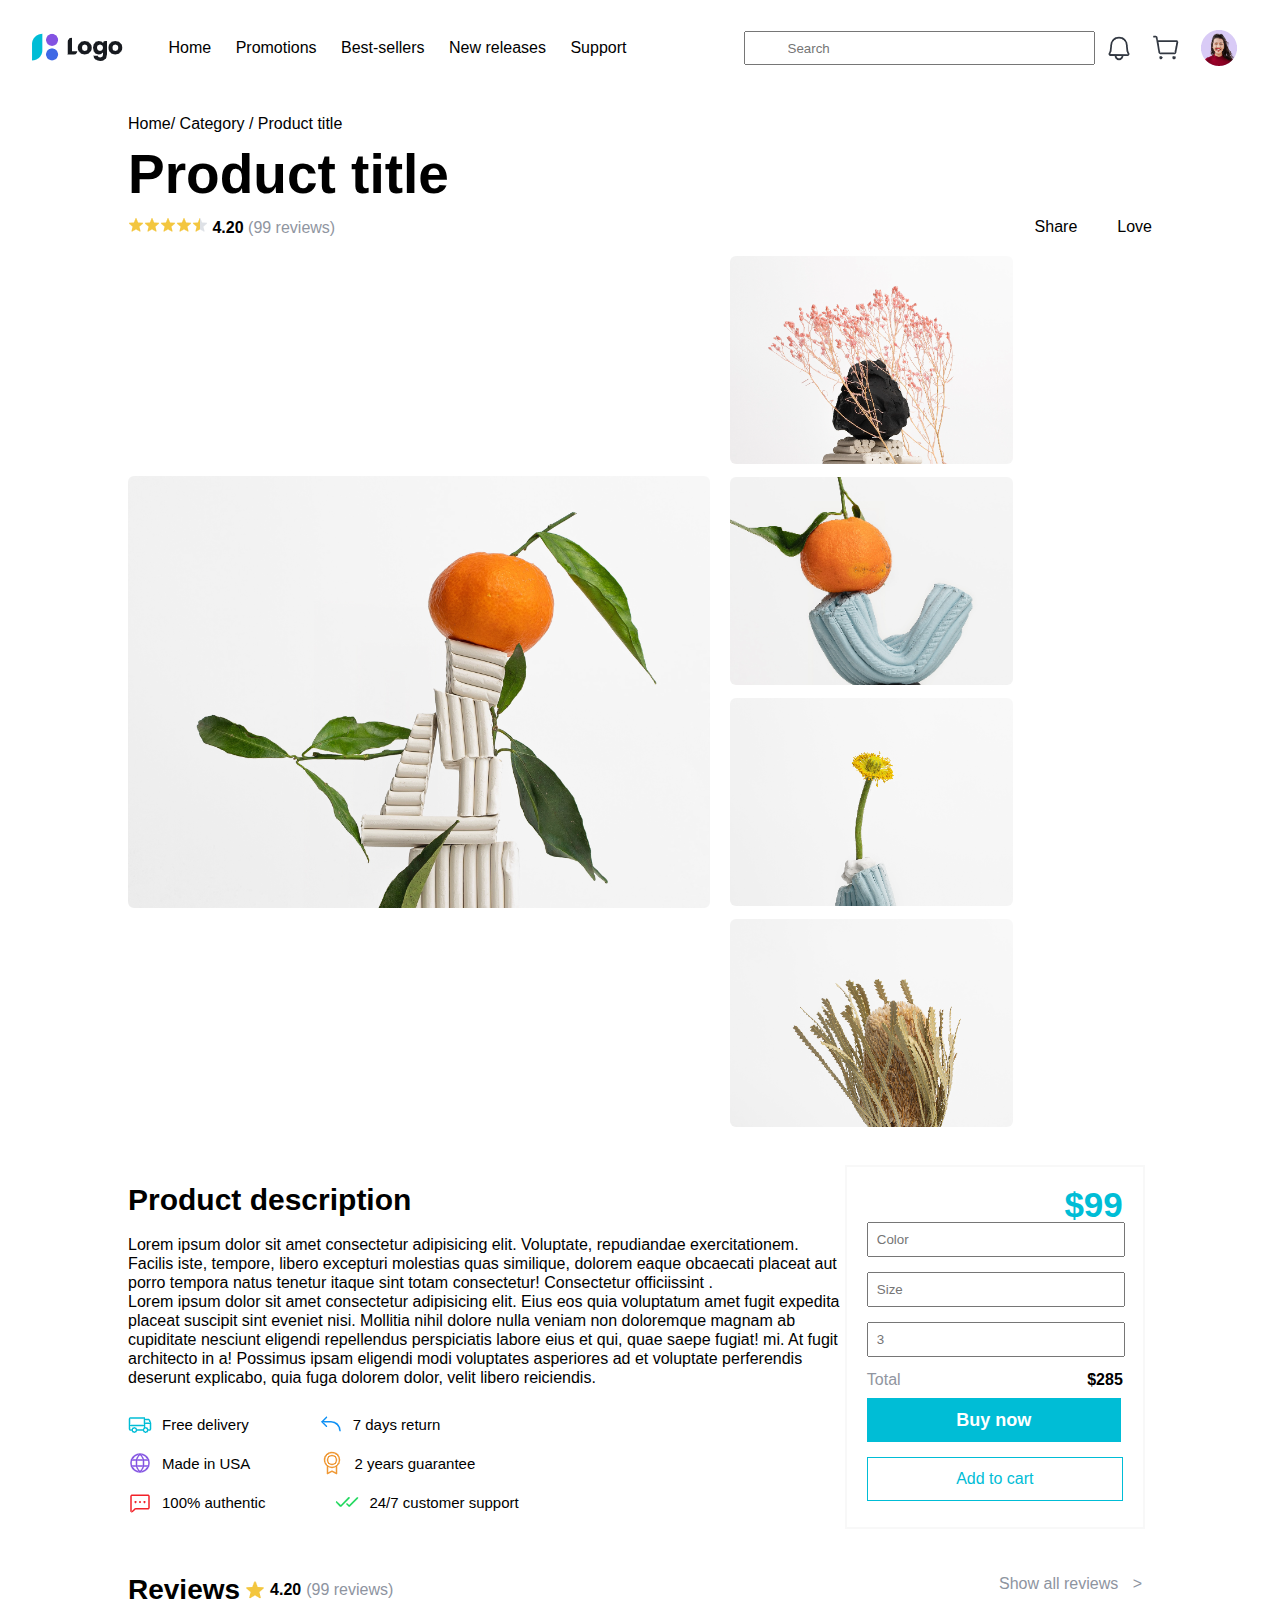
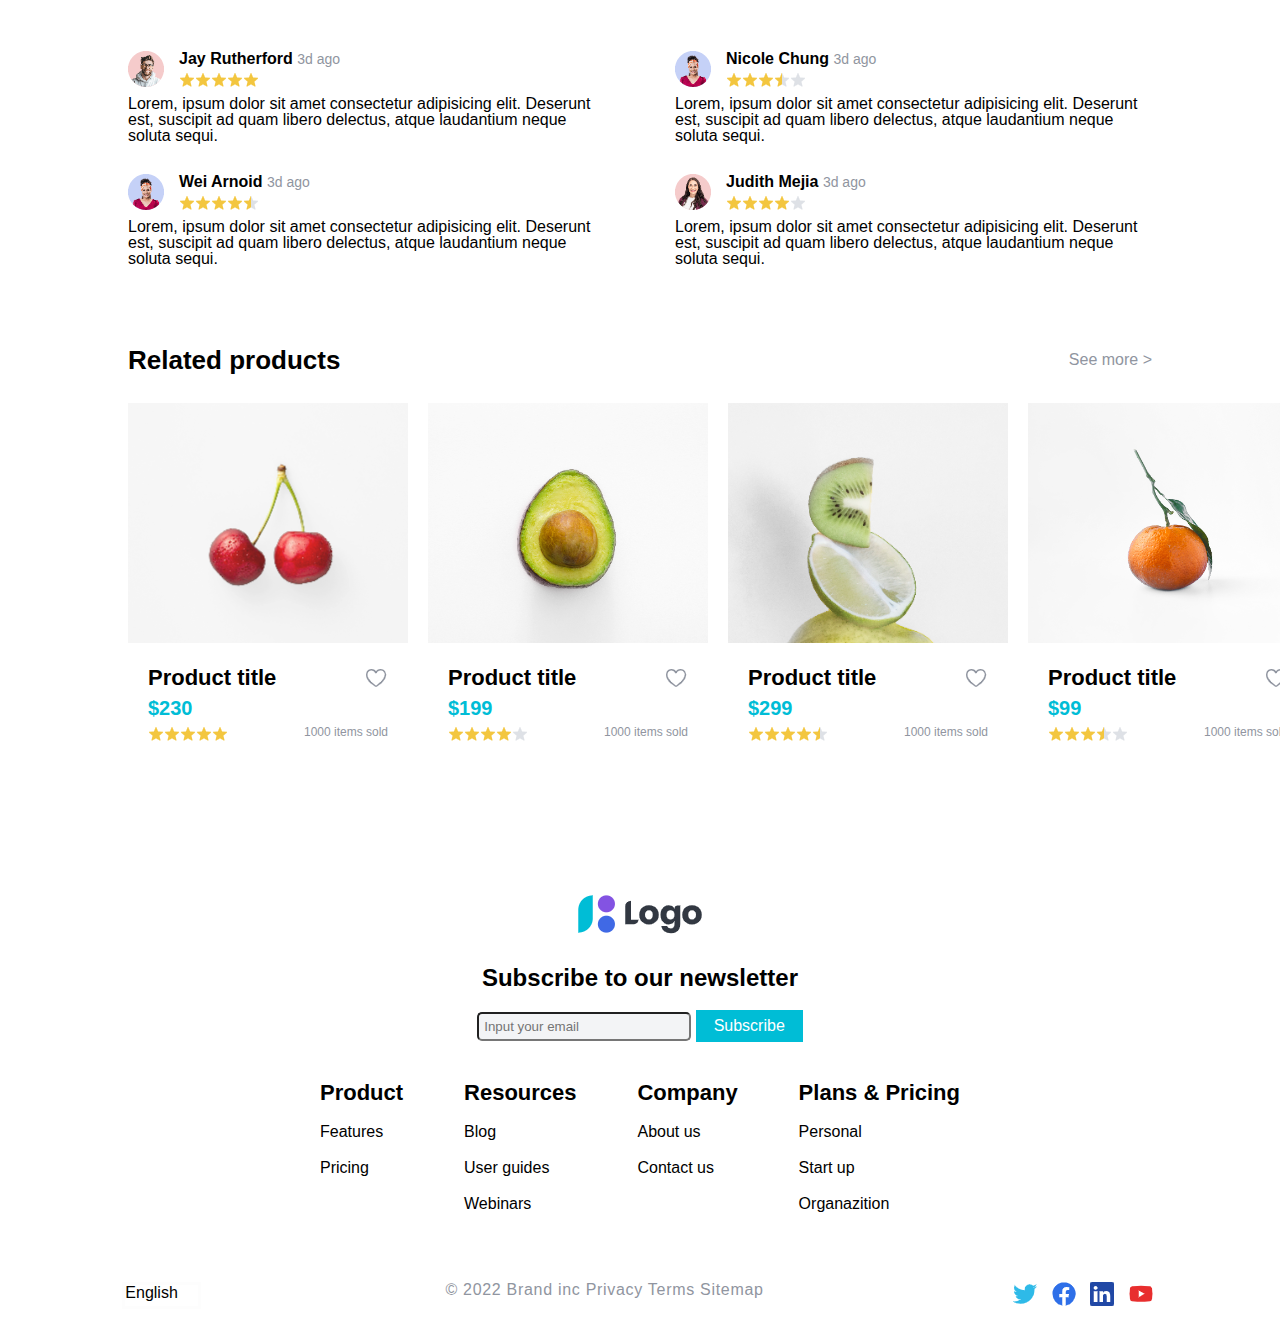
<file: index.html>
<!DOCTYPE html>
<html lang="en">

<head>
    <meta charset="UTF-8">
    <meta http-equiv="X-UA-Compatible" content="IE=edge">
    <meta name="viewport" content="width=device-width, initial-scale=1.0">
    <title>Document</title>
    <link rel="stylesheet" href="./css/reset.css">
    <link rel="stylesheet" href="./css/style.css">
</head>

<body>
    <header>
        <div class="header_title">
            <div class="header_image">
                <img src="./images/Image 1710.png" alt="" srcset="">
            </div>
            <div id="header_content">

                <div class="header_left">
                    <a href="">Home</a>
                    <a href="">Promotions</a>
                    <a href="">Best-sellers</a>
                    <a href="">New releases</a>
                    <a href="">Support</a>
                </div>
                <div class="header_right">
                    <i class="fa fa-search search"></i>
                    <input type="text" class="header_input" placeholder="Search">
                    <img src="./images/Bell 1.png" alt="" srcset="">
                    <img src="./images/Shopping cart simple 1.png" alt="" srcset="">
                    <img src="./images/Avatar 758.png" alt="" srcset="">
                </div>
            </div>
        </div>
    </header>
    <!-- product -->
    <section>
        <span>Home/ Category / Product title</span>
        <h2 class="product_title">Product title</h2>
        <div class="product_view">
            <div class="product_view_left">
                <img src="./images/Rating 303.png" alt="">
                <span>4.20 </span>
                <span>(99 reviews)</span>
            </div>
            <div class="product_view_right">
                <div class="product_view_right-icon">
                    <i class="fa fa-share-alt"></i> <span>Share</span>
                </div>
                <div class="product_view_right-icon">
                    <i class="fa-regular fa-heart"></i> <span>Love</span>
                </div>
            </div>
        </div>
        <div class="product_images">
            <div class="product_images-left">
                <img src="./images/Image 1705.png" alt="" srcset="">
            </div>
            <div class="product_images-right">
                <img src="./images/Image 1708.png" alt="" srcset="">
                <img src="./images/Image 1707.png" alt="" srcset="">
                <img src="./images/Image 1706.png" alt="" srcset="">
                <img src="./images/Image 1709.png" alt="" srcset="">

            </div>
        </div>
        <div class="product_desc">
            <div class="product_desc-left">
                <h2>Product description</h2>
                <p>Lorem ipsum dolor sit amet consectetur adipisicing elit. Voluptate, repudiandae exercitationem. Facilis iste, tempore, libero excepturi molestias quas similique, dolorem eaque obcaecati placeat aut porro tempora natus tenetur itaque sint
                    totam consectetur! Consectetur officiissint .
                </p>
                <p>

                    Lorem ipsum dolor sit amet consectetur adipisicing elit. Eius eos quia voluptatum amet fugit expedita placeat suscipit sint eveniet nisi. Mollitia nihil dolore nulla veniam non doloremque magnam ab cupiditate nesciunt eligendi repellendus perspiciatis
                    labore eius et qui, quae saepe fugiat! mi. At fugit architecto in a! Possimus ipsam eligendi modi voluptates asperiores ad et voluptate perferendis deserunt explicabo, quia fuga dolorem dolor, velit libero reiciendis.
                </p>
                <div class="product_desc-services">
                    <div class="product_desc-services-left">
                        <img src="./images/Truck 1.png" alt="">
                        <span>Free delivery</span>
                    </div>
                    <div class="product_desc-services-right">
                        <img src="./images/Arrow bend up left 1.png" alt=" ">
                        <span>7 days return</span>
                    </div>
                </div>
                <div class="product_desc-services ">
                    <div class="product_desc-services-left ">
                        <img src="./images/Globe 1.png " alt=" ">
                        <span>Made in USA</span>
                    </div>
                    <div class="product_desc-services-right ">
                        <img src="./images/Medal 1.png " alt=" ">
                        <span>2 years guarantee</span>
                    </div>
                </div>
                <div class="product_desc-services ">
                    <div class="product_desc-services-left ">
                        <img src="./images/Chat dots 1.png " alt=" ">
                        <span>100% authentic</span>
                    </div>
                    <div class="product_desc-services-right ">
                        <img src="./images/Checks 1.png" alt=" ">
                        <span>24/7 customer support</span>
                    </div>
                </div>
            </div>
            <div class="product_desc-right ">
                <h5>$99</h5>
                <input type="text" placeholder="Color">
                <input type="text" placeholder="Size">
                <input type="text" placeholder="3">
                <div class="total">
                    <span>Total</span>
                    <span>$285</span>
                </div>
                <div class="buy">Buy now</div>
                <div class="card">
                    <i class="fa fa-shopping-cart"></i> Add to cart
                </div>
            </div>
        </div>
    </section>

    <section class="reviews">
        <div class="reviews_top">
            <div class="reviews_rate-left">
                <span>Reviews</span>
                <img src="./images/Rating 304.png" alt="" srcset="">
                <span>4.20</span>
                <span>(99 reviews)</span>
            </div>
            <div class="reviews_rate-right">
                <span>Show all reviews</span>
                <span>></span>
            </div>
        </div>
        <div class="reviews_bot">
            <div class="reviews_content-left">
                <div class="reviews_content-title">
                    <div>
                        <img src="./images/Avatar 753.png" alt="">
                    </div>
                    <div class="author">
                        <span>Jay Rutherford</span>
                        <span>3d ago</span>
                        <div class="rating">
                            <img src="./images/Rating 300.png" alt="">
                        </div>
                    </div>
                </div>
                <p>Lorem, ipsum dolor sit amet consectetur adipisicing elit. Deserunt est, suscipit ad quam libero delectus, atque laudantium neque soluta sequi.</p>
            </div>
            <div class="reviews_content-right">
                <div class="reviews_content-title">
                    <div>
                        <img src="./images/Avatar 756.png" alt="">
                    </div>
                    <div class="author">
                        <span>Nicole Chung</span>
                        <span>3d ago</span>
                        <div class="rating">
                            <img src="./images/Rating 305.png" alt="">
                        </div>
                    </div>
                </div>
                <p>Lorem, ipsum dolor sit amet consectetur adipisicing elit. Deserunt est, suscipit ad quam libero delectus, atque laudantium neque soluta sequi.</p>
            </div>
        </div>
        <div class="reviews_bot">
            <div class="reviews_content-left">
                <div class="reviews_content-title">
                    <div>
                        <img src="./images/Avatar 756.png" alt="">
                    </div>
                    <div class="author">
                        <span>Wei Arnoid</span>
                        <span>3d ago</span>
                        <div class="rating">
                            <img src="./images/Rating 303.png" alt="">
                        </div>
                    </div>
                </div>
                <p>Lorem, ipsum dolor sit amet consectetur adipisicing elit. Deserunt est, suscipit ad quam libero delectus, atque laudantium neque soluta sequi.</p>
            </div>
            <div class="reviews_content-right">
                <div class="reviews_content-title">
                    <div>
                        <img src="./images/Avatar 757.png" alt="">
                    </div>
                    <div class="author">
                        <span>Judith Mejia</span>
                        <span>3d ago</span>
                        <div class="rating">
                            <img src="./images/Rating 299.png" alt="">
                        </div>
                    </div>
                </div>
                <p>Lorem, ipsum dolor sit amet consectetur adipisicing elit. Deserunt est, suscipit ad quam libero delectus, atque laudantium neque soluta sequi.</p>
            </div>
        </div>
    </section>

    <section class="related">
        <div class="related_top">
            <h3>Related products</h3>
            <span>See more ></span>
        </div>
        <div class="product_content">
            <div class="product_item">
                <img src="./images/Image 1704.png" alt="">
                <div class="pad">
                    <div class="product_item-title">
                        <h4>Product title</h4>
                        <img src="./images/Heart 23.png" alt="" srcset="">
                    </div>
                    <span>$230</span>
                    <div class="product_item-rate">
                        <img src="./images/Rating 300.png" alt="" srcset="">
                        <span>1000 items sold</span>
                    </div>
                </div>
            </div>
            <div class="product_item">
                <img src="./images/Image 1703.png" alt="">
                <div class="pad">

                    <div class="product_item-title">
                        <h4>Product title</h4>
                        <img src="./images/Heart 23.png" alt="" srcset="">
                    </div>
                    <span>$199</span>
                    <div class="product_item-rate">
                        <img src="./images/Rating 299.png" alt="" srcset="">
                        <span>1000 items sold</span>
                    </div>
                </div>

            </div>
            <div class="product_item">
                <img src="./images/Image 1711.png" alt="">
                <div class="pad">

                    <div class="product_item-title">
                        <h4>Product title</h4>
                        <img src="./images/Heart 23.png" alt="" srcset="">
                    </div>
                    <span>$299</span>
                    <div class="product_item-rate">
                        <img src="./images/Rating 303.png" alt="" srcset="">
                        <span>1000 items sold</span>
                    </div>
                </div>

            </div>
            <div class="product_item">
                <img src="./images/Image 1712.png" alt="">
                <div class="pad">

                    <div class="product_item-title">
                        <h4>Product title</h4>
                        <img src="./images/Heart 23.png" alt="" srcset="">
                    </div>
                    <span>$99</span>
                    <div class="product_item-rate">
                        <img src="./images/Rating 305.png" alt="" srcset="">
                        <span>1000 items sold</span>
                    </div>
                </div>

            </div>
        </div>
    </section>

    <section class="sub">
        <img src="./images/Image 1713.png" alt="" srcset="">
        <span>Subscribe to our newsletter</span>
        <div class="sub_input">
            <input type="text" placeholder="Input your email">
            <span>Subscribe</span>
        </div>
    </section>

    <section class="contact">
        <div class="contact_content">
            <div class="contact_item">
                <span class="contact_item-title">Product</span>
                <span>Features</span>
                <span>Pricing</span>
            </div>
            <div class="contact_item">
                <span class="contact_item-title">Resources</span>
                <span>Blog</span>
                <span>User guides</span>
                <span>Webinars</span>
            </div>
            <div class="contact_item">
                <span class="contact_item-title">Company</span>
                <span>About us</span>
                <span>Contact us</span>
            </div>
            <div class="contact_item">
                <span class="contact_item-title">Plans & Pricing</span>
                <span>Personal</span>
                <span>Start up</span>
                <span>Organazition</span>
            </div>
        </div>
    </section>

    <footer>
        <div class="footer_content">
            <div class="btnEnglish">
                <a href="" class="english">English</a>
                <i class="fa fa-arrow-down arrow_down"></i>
            </div>
            <div class="address">
                <p>© 2022 Brand inc Privacy Terms Sitemap</p>
            </div>
            <div class="socials">
                <img src="./images/Twitter 9.png" alt="">
                <img src="./images/Facebook 9.png" alt="">
                <img src="/images/LinkedIn 8.png" alt="">
                <img src="./images/YouTube 8.png" alt="">

            </div>
        </div>
    </footer>

    <link rel="stylesheet " href="https://cdnjs.cloudflare.com/ajax/libs/font-awesome/6.3.0/css/all.min.css " integrity="sha512-SzlrxWUlpfuzQ+pcUCosxcglQRNAq/DZjVsC0lE40xsADsfeQoEypE+enwcOiGjk/bSuGGKHEyjSoQ1zVisanQ==" crossorigin=" anonymous
                            " referrerpolicy="no-referrer " />
</body>

</html>
</file>
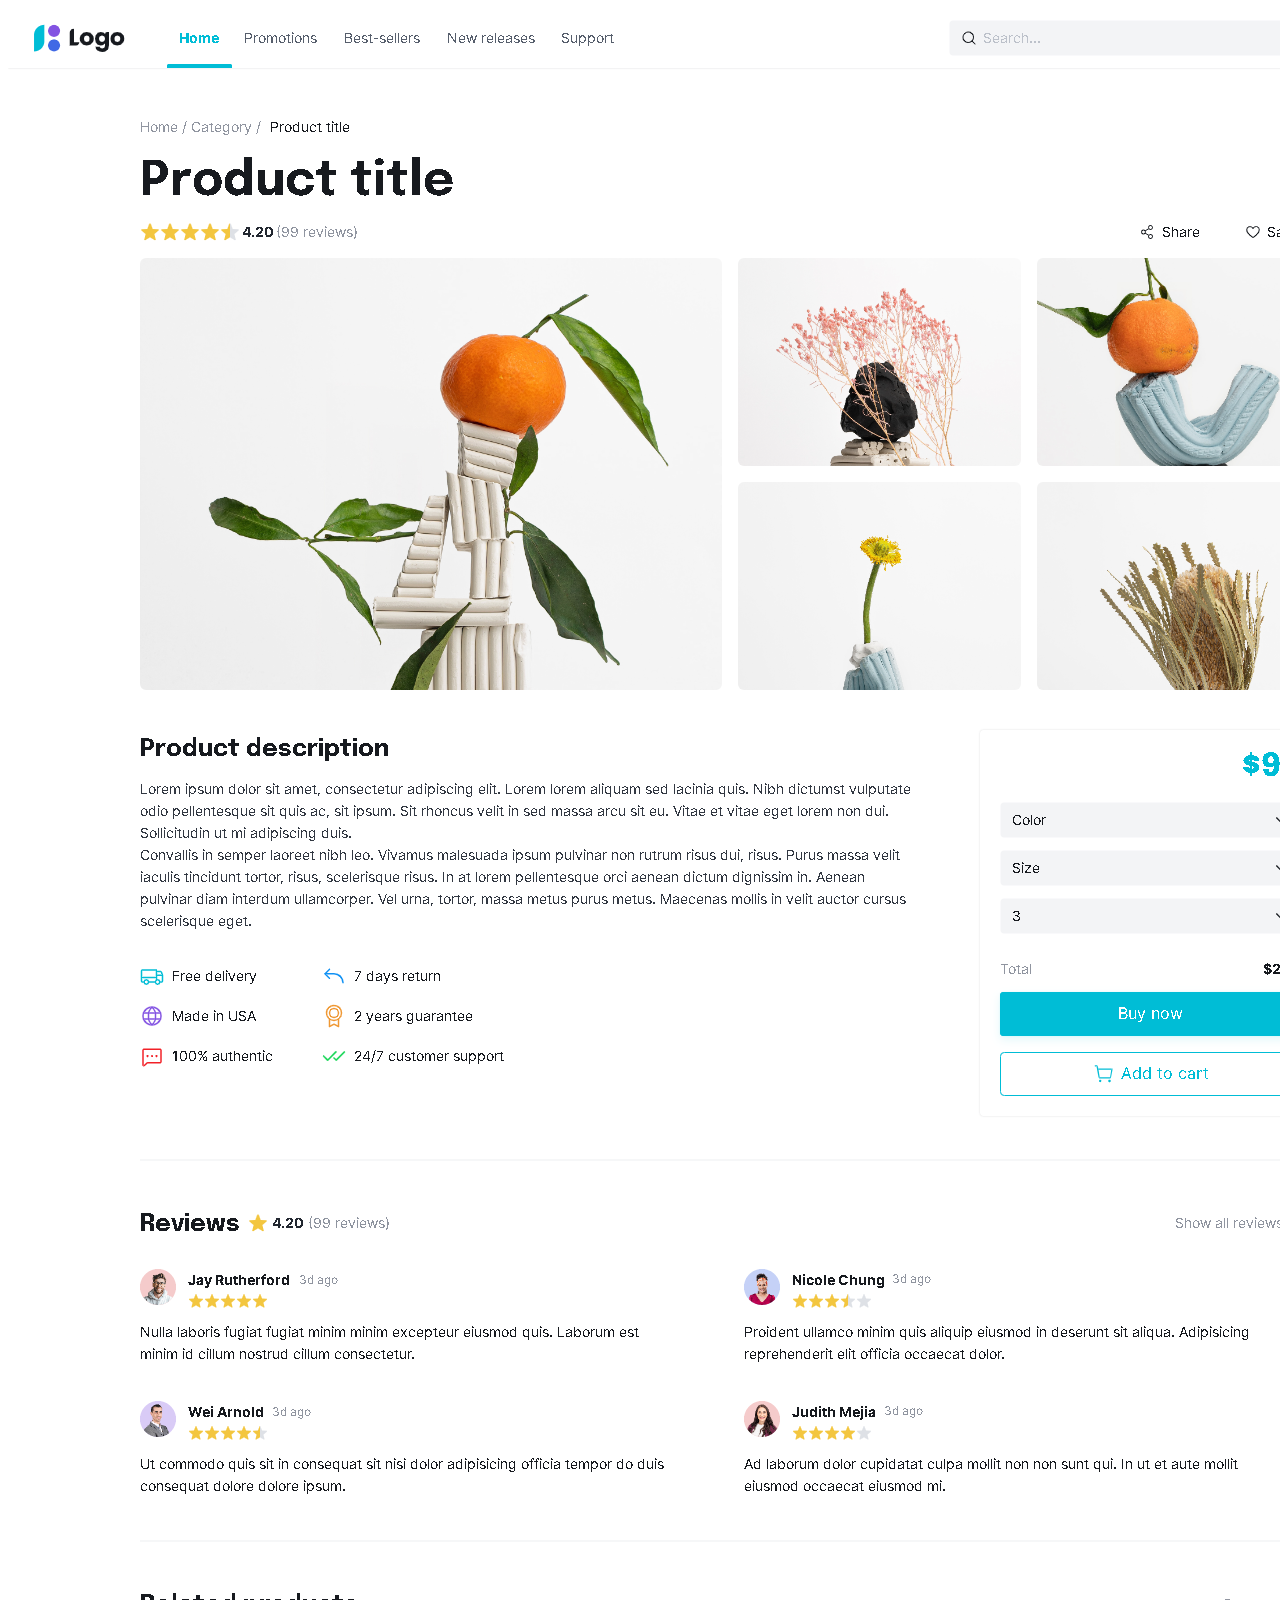
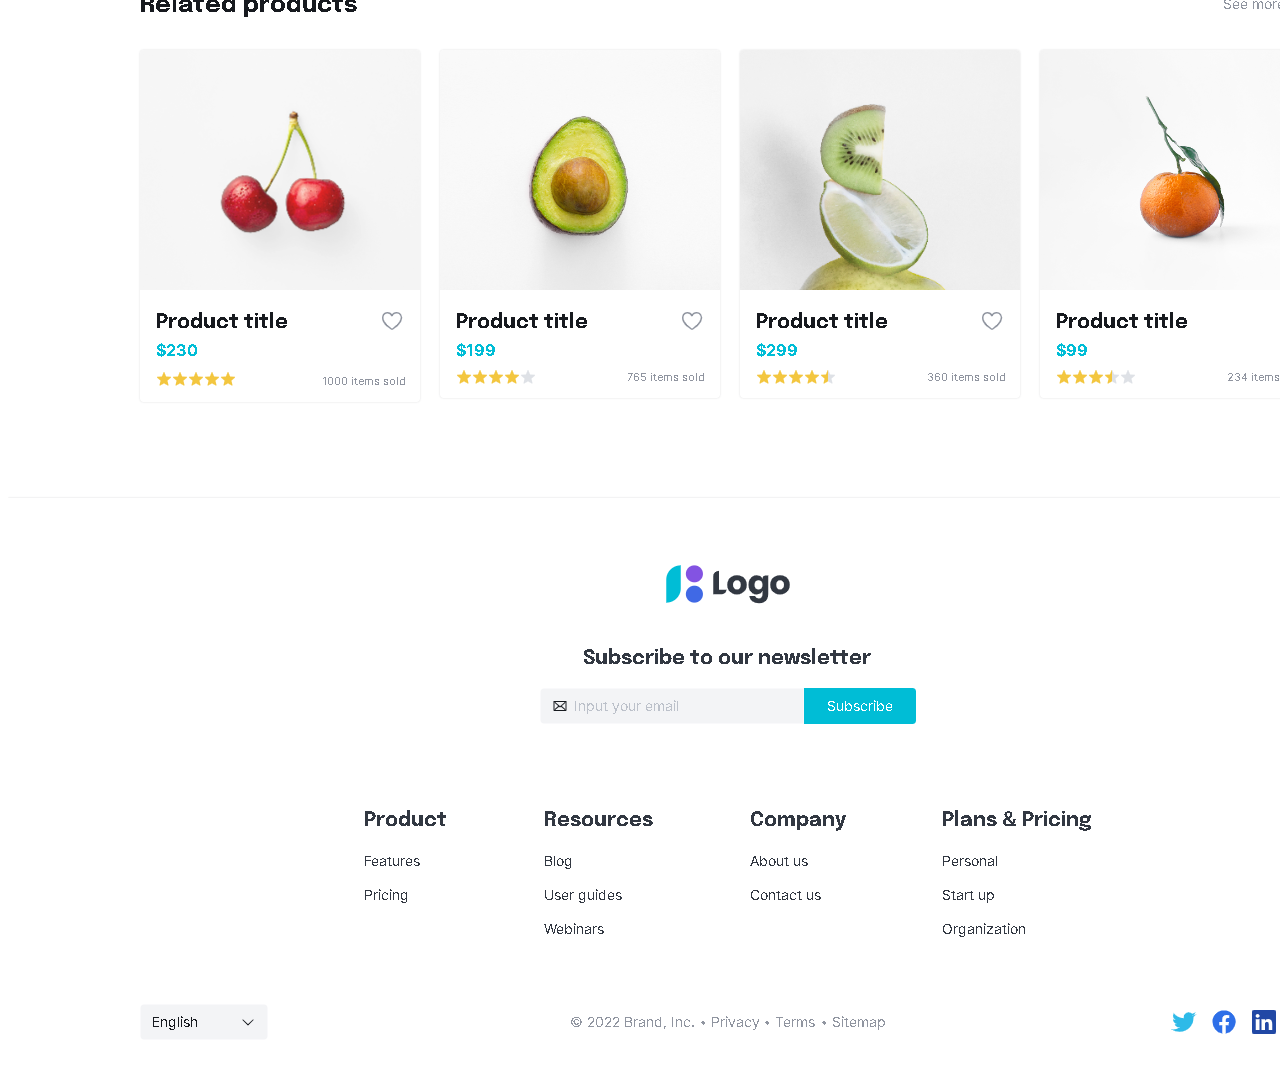
<file: images/detail.html>
<!DOCTYPE html>
<html lang="en">

<head>
    <meta charset="UTF-8">
    <meta http-equiv="X-UA-Compatible" content="IE=edge">
    <meta name="viewport" content="width=device-width, initial-scale=1.0">
    <title>Document</title>
</head>

<body>
    <img src="./a_detail.png" alt="" srcset="">
</body>

</html>
</file>
<file: css/style.css>
body {
            font-family: 'Gill Sans', 'Gill Sans MT', Calibri, 'Trebuchet MS', sans-serif;
        }
        
        header {
            margin-top: 20px;
        }
        
        .header_title {
            display: flex;
            align-items: center;
            /* justify-content: space-between; */
        }
        
        .header_image {
            display: inline-block;
        }
        
        .header_image>img {
            margin-left: 30px;
        }
        
        #header_content {
            width: 85%;
            margin: 0 auto;
            display: flex;
            align-items: center;
            justify-content: space-between;
        }
        
        .header_left>a {
            text-decoration: none;
            padding: 10px;
            color: black;
        }
        
        .header_input {
            padding: 5px;
            width: 300px;
            height: 20px;
            padding-left: 42px;
            color: #f3f4f6;
        }
        
        .header_right {
            display: flex;
            align-items: center;
            position: relative;
        }
        
        .header_right>img {
            padding: 10px;
        }
        
        .header_right .search {
            position: absolute;
            left: 15px;
        }
        
        section {
            width: 80%;
            margin: 40px auto
        }
        /* Product*/
        
        .product_title {
            font-size: 55px;
            font-weight: bold;
            margin: 15px 0;
        }
        
        .product_view {
            display: flex;
            align-items: center;
            justify-content: space-between;
        }
        
        .product_view_left span:first-of-type {
            font-weight: bold;
        }
        
        .product_view_left span:last-of-type {
            font-weight: 300;
            color: #9095a0;
        }
        
        .product_view_right {
            display: flex;
            align-items: center;
            gap: 35px;
        }
        
        .product_view_right-icon i {
            margin-right: 5px;
        }
        
        .product_images {
            display: flex;
            align-items: center;
            gap: 15px;
            margin-top: 15px;
        }
        
        .product_images-right img {
            padding: 5px;
        }
        
        .product_desc {
            display: flex;
            margin-top: 30px;
        }
        
        .product_desc-left {
            width: 70%;
        }
        
        .product_desc-right {
            width: 25%;
        }
        
        .product_desc-left>h2 {
            margin: 20px 0;
            font-size: 30px;
            font-weight: bold;
        }
        
        .product_desc-left>p {
            line-height: 19px;
        }
        
        .product_desc-left>p:last-of-type {
            margin-bottom: 25px;
        }
        
        .product_desc-services {
            display: flex;
            gap: 70px;
            margin-bottom: 15px;
        }
        
        .product_desc-services-left,
        .product_desc-services-right {
            display: flex;
            align-items: center;
            gap: 10px;
        }
        
        .product_desc-services-left span,
        .product_desc-services-right span {
            font-size: 15px;
        }
        
        .product_desc-right {
            border: 2px solid #f8f8f8;
            padding: 20px;
        }
        
        .product_desc-right h5 {
            font-size: 35px;
            font-weight: bold;
            text-align: right;
            color: #00bdd6;
        }
        
        .product_desc-right input {
            width: 93%;
            padding: 8px;
            margin-bottom: 15px;
        }
        
        .product_desc-right .total {
            display: flex;
            align-items: center;
            justify-content: space-between;
            margin-bottom: 10px;
        }
        
        .product_desc-right .total span:first-of-type {
            color: #9095a0;
        }
        
        .product_desc-right .total span:last-of-type {
            font-weight: bold;
        }
        
        .product_desc-right .buy {
            width: 93%;
            background-color: #00bdd6;
            padding: 13px 8px;
            text-align: center;
            font-size: 18px;
            color: white;
            font-weight: bold;
            margin-bottom: 15px;
        }
        
        .product_desc-right .card {
            border: 1px solid #00bdd6;
            width: 93%;
            padding: 13px 8px;
            text-align: center;
            color: #00bdd6;
        }
        /* review */
        
        .reviews_top {
            display: flex;
            justify-content: space-between;
            margin: 47px 0;
        }
        
        .reviews_rate-left {
            display: flex;
            align-items: center;
            gap: 5px;
        }
        
        .reviews_rate-left span:first-of-type {
            font-size: 28px;
            font-weight: bold;
        }
        
        .reviews_rate-left span:nth-child(3) {
            font-weight: bold;
        }
        
        .reviews_rate-left span:nth-child(4) {
            color: #8e949f;
        }
        
        .reviews_rate-right span {
            color: #8e949f;
            padding-right: 10px;
        }
        
        .reviews_bot {
            display: flex;
            align-items: center;
            gap: 70px;
            margin-bottom: 30px;
        }
        
        .reviews_content-title {
            display: flex;
            gap: 15px;
        }
        
        .reviews_content-title .author span:first-child {
            font-weight: bold;
        }
        
        .reviews_content-title .author span:last-of-type {
            color: #9095a0;
            font-size: 14px;
        }
        
        .reviews_content-title .author .rating {
            margin: 5px 0;
        }
        /* related */
        
        .related {
            margin-top: 50px;
        }
        
        .related .product_content {
            display: flex;
            gap: 20px;
        }
        
        .related_top {
            display: flex;
            align-items: center;
            justify-content: space-between;
        }
        
        .related_top h3 {
            font-size: 26px;
            font-weight: bold;
            margin: 30px 0;
        }
        
        .related_top span {
            color: #9095a0;
        }
        
        .product_item .product_item-title {
            display: flex;
            justify-content: space-between;
            align-items: center;
        }
        
        .product_item .pad {
            padding: 20px;
            /* border: 1px solid #9095a0; */
        }
        
        .product_item-title h4 {
            font-size: 22px;
            font-weight: bold;
        }
        
        .product_item .pad>span {
            color: #00bdd6;
            margin: 8px 0;
            font-size: 20px;
            font-weight: bold;
            display: inline-block;
        }
        
        .product_item-rate {
            display: flex;
            justify-content: space-between;
        }
        
        .product_item-rate span {
            font-size: 12px;
            color: #9095a0;
        }
        /* Sub */
        
        .sub {
            display: flex;
            flex-direction: column;
            align-items: center;
            justify-content: center;
            gap: 20px;
            margin-top: 130px;
        }
        
        .sub>span {
            margin-top: 10px;
            font-size: 24px;
            font-weight: bold;
        }
        
        .sub_input input {
            padding: 5px;
            background-color: #f3f4f6;
            width: 200px;
            outline: none;
            border-radius: 5px;
        }
        
        .sub_input span {
            display: inline-block;
            padding: 8px 18px;
            background-color: #00bdd6;
            color: white;
        }
        /* Contact */
        
        .contact {
            width: 50%;
            margin: 0 auto;
        }
        
        .contact_content {
            display: flex;
            justify-content: space-between;
            margin-bottom: 40px;
        }
        
        .contact_item {
            display: flex;
            flex-direction: column;
        }
        
        .contact_item-title {
            font-size: 22px;
            font-weight: bold;
            margin-bottom: 10px;
        }
        
        .contact_item span:not(:first-child) {
            font-size: 16px;
            padding: 10px 0;
            color: #000000;
        }
        /* FOOTER */
        
        .footer_content {
            padding: 20px 0;
            display: flex;
            justify-content: space-around;
        }
        
        .btnEnglish {
            border: 3px solid rgba(238, 238, 238, 0.144);
        }
        
        .btnEnglish .english {
            text-decoration: none;
            color: black;
            padding-right: 20px;
        }
        
        .footer_content .address {
            color: #9095a0;
        }
        
        .footer_content .address p {
            letter-spacing: 0.7px;
        }
        
        .footer_content .socials img {
            padding: 0 5px;
        }
</file>
